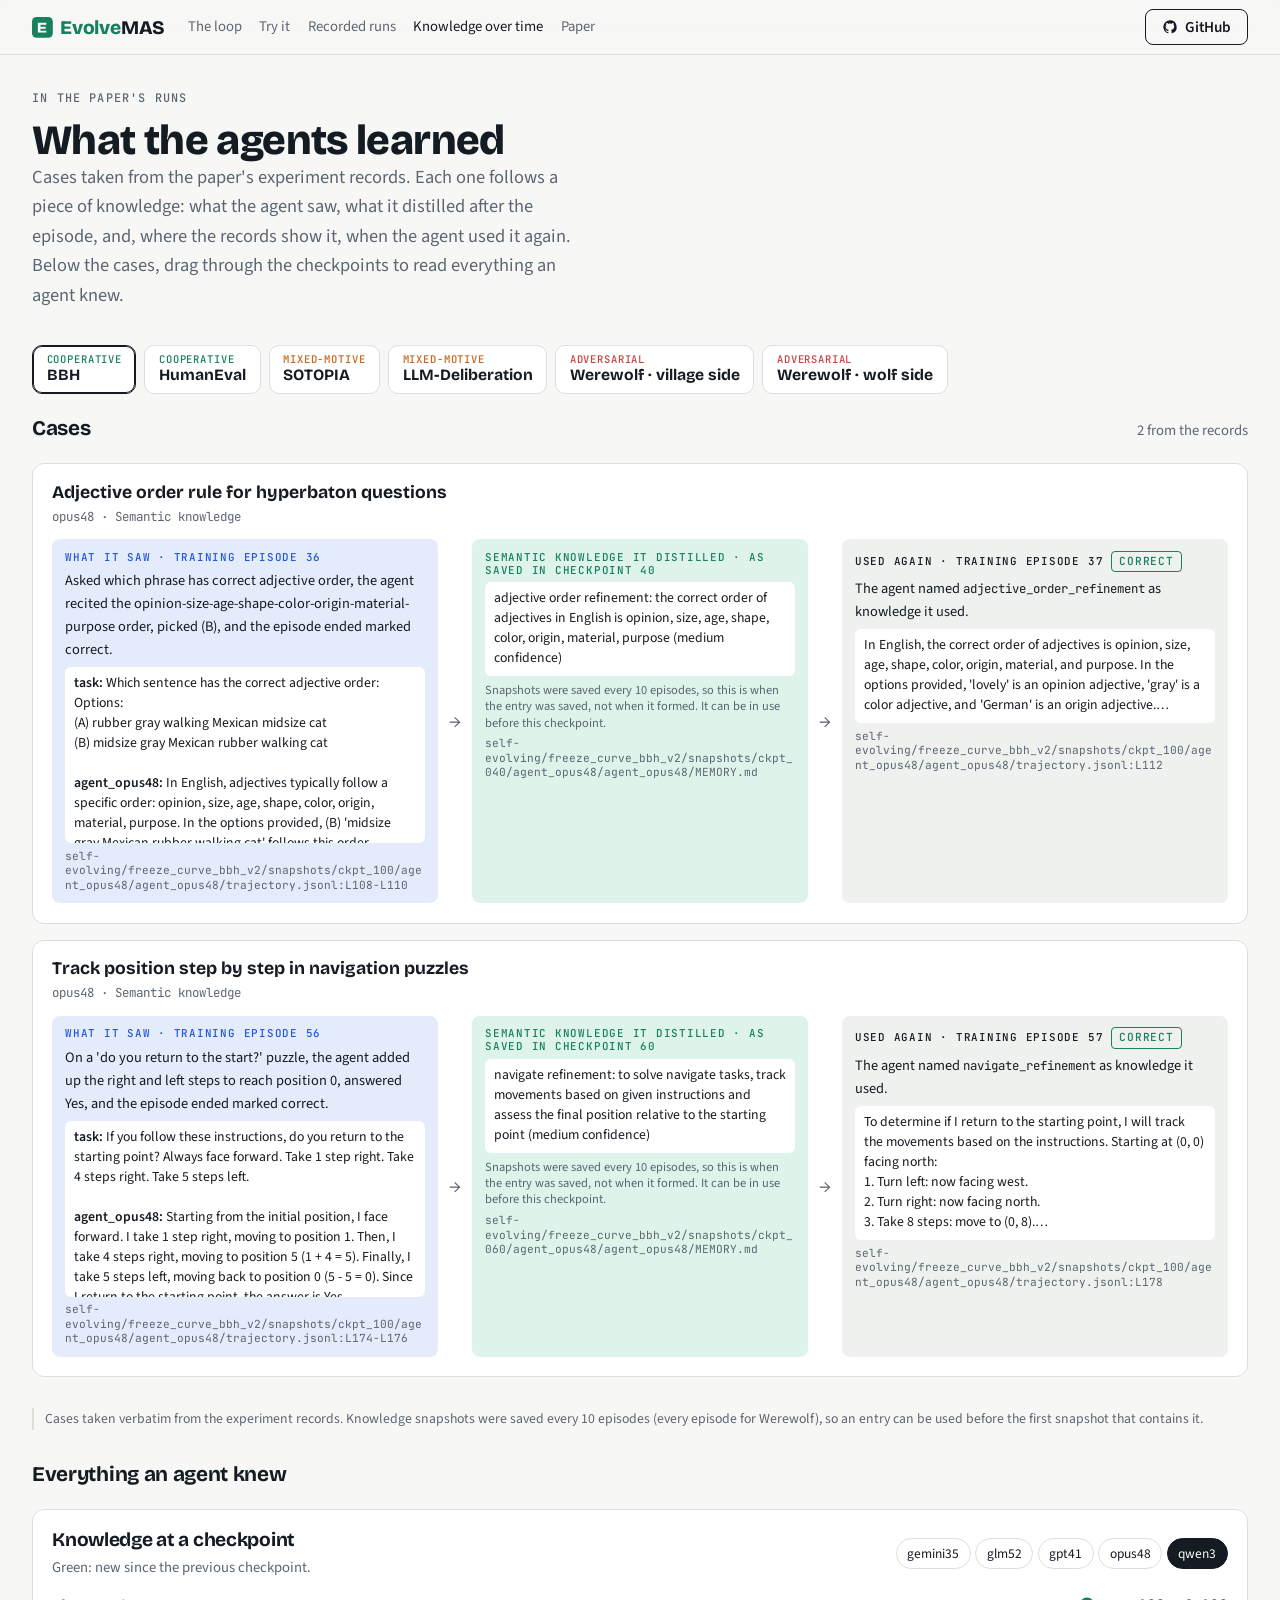
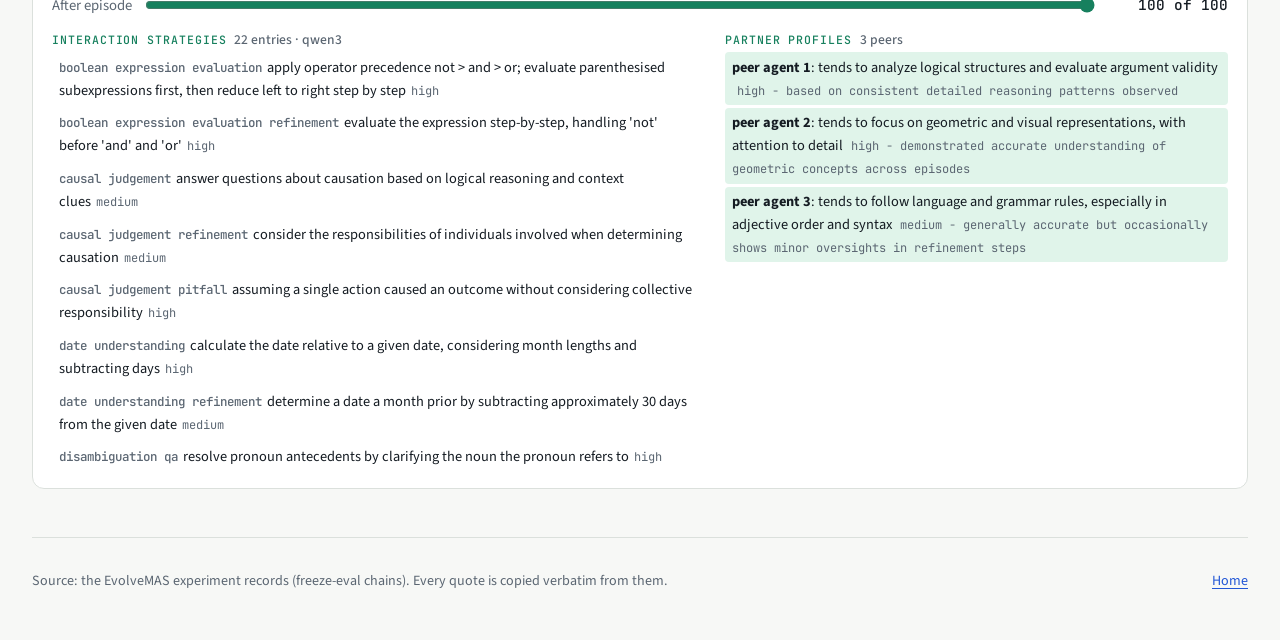
<file: docs/longrun.html>
<!doctype html>
<html lang="en">
<head>
<meta charset="utf-8">
<meta name="viewport" content="width=device-width, initial-scale=1, viewport-fit=cover">
<title>EvolveMAS Knowledge Over Time</title>
<meta name="description" content="Real cases from the EvolveMAS paper's experiments: what an agent saw, the knowledge it distilled, and where it used that knowledge later.">
<link rel="icon" href="data:image/svg+xml,%3Csvg xmlns=%22http://www.w3.org/2000/svg%22 viewBox=%220 0 32 32%22%3E%3Crect width=%2232%22 height=%2232%22 rx=%227%22 fill=%22%2317805e%22/%3E%3Cpath d=%22M9 9h13v3H13v3h8v3h-8v3h9v3H9z%22 fill=%22white%22/%3E%3C/svg%3E">
<link rel="preconnect" href="https://fonts.googleapis.com">
<link rel="preconnect" href="https://fonts.gstatic.com" crossorigin>
<link rel="stylesheet" href="site.css">
<link rel="stylesheet" href="https://fonts.googleapis.com/css2?family=Bricolage+Grotesque:opsz,wght@12..96,500;12..96,700;12..96,800&family=Source+Sans+3:ital,wght@0,400;0,600;1,400&family=JetBrains+Mono:wght@400;500&display=swap">
<style>
/* Layout: setting tabs; then a two-column card (frozen-score chart | knowledge growth), then the knowledge browser
   (checkpoint slider + agent picker + strategies and partner profiles with diffs). */
.page-head { padding-block: 2.2rem 1.2rem; }
.page-head h1 { font: 800 clamp(1.8rem, 4vw, 2.6rem)/1.05 var(--font-display); margin: 0; letter-spacing: -0.015em; }
.tabs { display: flex; flex-wrap: wrap; gap: 0.5rem; margin-bottom: 1rem; }
.tab { border: 1px solid var(--rule); background: var(--surface); border-radius: 10px; padding: 0.5rem 0.85rem; cursor: pointer; text-align: left; display: flex; flex-direction: column; gap: 0.1rem; }
.tab b { font: 700 0.98rem/1.2 var(--font-display); }
.tab span { font: 500 0.66rem/1 var(--font-mono); letter-spacing: 0.08em; text-transform: uppercase; }
.tab[data-setting="cooperative"] span { color: var(--coop); } .tab[data-setting="mixed-motive"] span { color: var(--mixed); } .tab[data-setting="adversarial"] span { color: var(--adv); }
.tab[aria-selected="true"] { border-color: var(--fg); box-shadow: inset 0 0 0 1px var(--fg); }
.stack { display: grid; gap: 1.1rem; padding-bottom: 3rem; }
.card { padding: 1.1rem 1.2rem 1.2rem; }
.card h2 { font: 700 1.2rem/1.25 var(--font-display); margin: 0 0 0.25rem; }
.sub { color: var(--muted); font-size: 0.92rem; margin: 0 0 0.8rem; }
.two { display: grid; grid-template-columns: minmax(0, 1fr); gap: 1.1rem; }
@media (min-width: 60rem) { .two { grid-template-columns: minmax(0, 1.2fr) minmax(0, 1fr); } }
svg.chart { width: 100%; height: auto; display: block; }
.axis { stroke: var(--rule); } .tick { fill: var(--muted); font: 400 11px var(--font-mono); }
.note { font-size: 0.86rem; color: var(--muted); border-left: 2px solid var(--rule); padding-left: 0.7rem; margin: 0.8rem 0 0; }
.how { display: grid; grid-template-columns: repeat(auto-fit, minmax(12rem, 1fr)); gap: 0.8rem; margin-top: 0.9rem; }
.how div { font-size: 0.9rem; }
.how b { display: block; font: 500 0.7rem/1.3 var(--font-mono); letter-spacing: 0.06em; text-transform: uppercase; color: var(--muted); margin-bottom: 0.2rem; }
.ctl { display: flex; flex-wrap: wrap; gap: 0.6rem 1rem; align-items: center; justify-content: space-between; }
.slider { display: flex; align-items: center; gap: 0.7rem; flex: 1; min-width: 15rem; }
.slider input { flex: 1; accent-color: var(--know); }
.slider output { font: 500 0.9rem/1 var(--font-mono); min-width: 7.5rem; text-align: right; }
.picker { display: flex; flex-wrap: wrap; gap: 0.3rem; }
.picker button { border: 1px solid var(--rule); background: transparent; border-radius: 999px; padding: 0.22rem 0.65rem; cursor: pointer; font-size: 0.84rem; }
.picker button[aria-pressed="true"] { background: var(--fg); color: var(--bg); border-color: var(--fg); }
.kgrid { display: grid; grid-template-columns: minmax(0, 1fr); gap: 1.2rem; margin-top: 1rem; }
@media (min-width: 60rem) { .kgrid { grid-template-columns: minmax(0, 1.3fr) minmax(0, 1fr); } }
.kn h3 { margin: 0 0 0.35rem; font: 500 0.72rem/1 var(--font-mono); letter-spacing: 0.08em; text-transform: uppercase; color: var(--know); display: flex; gap: 0.5rem; align-items: baseline; flex-wrap: wrap; }
.kn h3 span { color: var(--muted); text-transform: none; letter-spacing: 0; font-family: var(--font-body); font-size: 0.85rem; }
.kn ul { margin: 0; padding: 0; list-style: none; display: grid; gap: 0.2rem; max-height: 26rem; overflow-y: auto; font-size: 0.9rem; }
.kn li { padding: 0.2rem 0.45rem; border-radius: 4px; overflow-wrap: anywhere; }
.kn li.new { background: var(--new-bg); }
.kn li .k { font: 500 0.78rem/1.4 var(--font-mono); color: var(--muted); margin-right: 0.3rem; }
.kn li .c { font: 400 0.75rem/1 var(--font-mono); color: var(--muted); margin-left: 0.3rem; }
.kn .none { color: var(--muted); font-style: italic; font-size: 0.9rem; }
.empty { padding: 3rem 1rem; text-align: center; color: var(--muted); }
.cases { display: grid; gap: 1rem; }
.case { padding: 1.1rem 1.2rem 1.2rem; }
.case h3 { font: 700 1.1rem/1.3 var(--font-display); margin: 0 0 0.2rem; }
.case .meta { font: 400 0.78rem/1.4 var(--font-mono); color: var(--muted); margin-bottom: 0.9rem; }
.flow { display: grid; grid-template-columns: minmax(0, 1fr); gap: 0.7rem; align-items: stretch; }
@media (min-width: 62rem) { .flow { grid-template-columns: minmax(0, 1.15fr) auto minmax(0, 1fr) auto minmax(0, 1.15fr); } .flow.two { grid-template-columns: minmax(0, 1.2fr) auto minmax(0, 1fr); } }
.step { border-radius: 8px; padding: 0.7rem 0.8rem; min-width: 0; display: flex; flex-direction: column; gap: 0.35rem; }
.step .lbl { font: 500 0.68rem/1.2 var(--font-mono); letter-spacing: 0.07em; text-transform: uppercase; }
.step.saw { background: var(--mem-soft); } .step.saw .lbl { color: var(--mem); }
.step.learned { background: var(--know-soft); } .step.learned .lbl { color: var(--know); }
.step.used { background: var(--surface-2); } .step.used .lbl { color: var(--fg); }
.step p { margin: 0; font-size: 0.9rem; }
.quote { font-size: 0.86rem; line-height: 1.45; background: var(--surface); border-radius: 6px; padding: 0.45rem 0.55rem; overflow-wrap: anywhere; white-space: pre-wrap; max-height: 11rem; overflow-y: auto; }
.quote b { font-weight: 600; }
.src { font: 400 0.7rem/1.3 var(--font-mono); color: var(--muted); overflow-wrap: anywhere; }
.arrow { align-self: center; justify-self: center; color: var(--muted); font-size: 1.2rem; }
@media (max-width: 61.99rem) { .arrow { transform: rotate(90deg); } }
.pill.ok { color: var(--know); } .pill.no { color: var(--bad); }
.section-h { display: flex; align-items: baseline; justify-content: space-between; gap: 1rem; flex-wrap: wrap; margin: 0.4rem 0 0.2rem; }
.section-h h2 { font: 700 1.3rem/1.2 var(--font-display); margin: 0; }
footer.site { margin-top: 0; }
</style>
</head>
<body>
<header class="nav"><div class="wrap">
  <a class="logo" href="./"><svg viewBox="0 0 32 32" aria-hidden="true"><rect width="32" height="32" rx="7" fill="var(--know)"/><path d="M9 9h13v3H13v3h8v3h-8v3h9v3H9z" fill="#fff"/></svg><span><span class="e">Evolve</span>MAS</span></a>
  <nav aria-label="Pages">
    <a href="./#loop">The loop</a><a href="./#try">Try it</a><a href="replay.html">Recorded runs</a><a href="longrun.html" aria-current="page">Knowledge over time</a><a href="./#paper">Paper</a>
  </nav>
  <a class="btn gh" href="https://github.com/WuYalun/EvolveMAS" target="_blank" rel="noopener" aria-label="GitHub"><svg viewBox="0 0 24 24" aria-hidden="true"><path d="M12 2a10 10 0 0 0-3.2 19.5c.5.1.7-.2.7-.5v-1.7c-2.8.6-3.4-1.3-3.4-1.3-.5-1.2-1.1-1.5-1.1-1.5-.9-.6.1-.6.1-.6 1 .1 1.5 1 1.5 1 .9 1.5 2.4 1.1 2.9.8.1-.6.3-1.1.6-1.3-2.2-.3-4.6-1.1-4.6-5 0-1.1.4-2 1-2.7-.1-.3-.4-1.3.1-2.7 0 0 .8-.3 2.8 1a9.6 9.6 0 0 1 5 0c1.9-1.3 2.8-1 2.8-1 .5 1.4.2 2.4.1 2.7.6.7 1 1.6 1 2.7 0 3.9-2.4 4.7-4.6 5 .4.3.7.9.7 1.9V21c0 .3.2.6.7.5A10 10 0 0 0 12 2z"/></svg>GitHub</a>
</div></header>

<div class="wrap">
<div class="page-head">
  <p class="eyebrow">In the paper's runs</p>
  <h1>What the agents learned</h1>
  <p class="lede">Cases taken from the paper's experiment records. Each one follows a piece of knowledge: what the agent saw, what it distilled after the episode, and, where the records show it, when the agent used it again. Below the cases, drag through the checkpoints to read everything an agent knew.</p>
</div>

<nav class="tabs" role="tablist" aria-label="Settings" id="tabs"></nav>
<div class="stack" id="root"><div class="card empty">Loading the experiment records…</div></div>
</div>

<div class="wrap"><footer class="site"><span>Source: the EvolveMAS experiment records (freeze-eval chains). Every quote is copied verbatim from them.</span><span><a href="./">Home</a></span></footer></div>

<script>
(function () {
  "use strict";
  var $ = function (id) { return document.getElementById(id); };
  var data, chain, idx = 0, agent = null, cases = [], casesNote = "";
  function esc(s) { return String(s == null ? "" : s).replace(/[&<>"']/g, function (c) { return { "&": "&amp;", "<": "&lt;", ">": "&gt;", '"': "&quot;", "'": "&#39;" }[c]; }); }

  Promise.all([
    fetch("runs/paper_evolution.json").then(function (r) { return r.json(); }),
    fetch("runs/paper_cases.json").then(function (r) { return r.ok ? r.json() : { cases: [] }; }).catch(function () { return { cases: [] }; })
  ]).then(function (res) {
    var d = res[0]; cases = res[1].cases || []; casesNote = res[1].notes || "";
    data = d;
    $("tabs").innerHTML = d.chains.map(function (c) {
      return '<button type="button" class="tab" role="tab" data-id="' + c.id + '" data-setting="' + c.setting + '" aria-selected="false"><span>' + esc(c.setting) + '</span><b>' + esc(c.title) + '</b></button>';
    }).join("");
    document.querySelectorAll(".tab").forEach(function (b) { b.onclick = function () { pick(b.getAttribute("data-id")); }; });
    var want = (location.hash || "").slice(1);
    pick(d.chains.some(function (c) { return c.id === want; }) ? want : d.chains[0].id);
  }).catch(function () { $("root").innerHTML = '<div class="card empty">The experiment records could not be loaded.</div>'; });

  window.addEventListener("hashchange", function () {
    var id = (location.hash || "").slice(1);
    if (data && (!chain || chain.id !== id) && data.chains.some(function (c) { return c.id === id; })) pick(id);
  });

  function pick(id) {
    chain = data.chains.filter(function (c) { return c.id === id; })[0];
    document.querySelectorAll(".tab").forEach(function (b) { b.setAttribute("aria-selected", String(b.getAttribute("data-id") === id)); });
    try { history.replaceState(null, "", "#" + id); } catch (e) {}
    var ks = Object.keys(chain.knowledge).map(Number).sort(function (a, b) { return a - b; });
    chain._ckpts = ks;
    idx = ks.length - 1;
    var agents = Object.keys(chain.knowledge[ks[ks.length - 1]] || {});
    var best = agents.slice().sort(function (a, b) { return size(b, ks[ks.length - 1]) - size(a, ks[ks.length - 1]); });
    agent = best[0];
    build();
  }
  function size(a, ep) { var k = (chain.knowledge[ep] || {})[a]; return k ? k.strategies.length + Object.keys(k.partners).length : 0; }

  function build() {
    var ks = chain._ckpts, agents = Object.keys(chain.knowledge[ks[ks.length - 1]] || {});
    var h = '';
    var mine = cases.filter(function (c) { return c.setting === chain.id; });
    if (mine.length) {
      h += '<div class="section-h"><h2>Cases</h2><span class="sub" style="margin:0">' + mine.length + ' from the records</span></div>';
      h += '<div class="cases">' + mine.map(caseCard).join("") + '</div>';
    }
    if (mine.length && casesNote) h += '<p class="note">' + esc(casesNote) + '</p>';
    if (chain.note) h += '<p class="note">' + esc(chain.note) + '</p>';
    h += '<div class="section-h"' + (mine.length ? ' style="margin-top:1rem"' : '') + '><h2>Everything an agent knew</h2></div>';
    h += '<div class="card"><div class="ctl"><div><h2>Knowledge at a checkpoint</h2><p class="sub" style="margin:0">Green: new since the previous checkpoint.</p></div>' +
      '<div class="picker" id="picker">' + agents.map(function (a) { return '<button type="button" data-a="' + esc(a) + '" aria-pressed="' + (a === agent) + '">' + esc(label(a)) + '</button>'; }).join("") + '</div></div>' +
      '<div class="slider" style="margin-top:0.9rem"><label for="pos" class="sub" style="margin:0">After episode</label><input type="range" id="pos" min="0" max="' + (ks.length - 1) + '" value="' + idx + '"><output id="posout"></output></div>' +
      '<div class="kgrid"><div class="kn" id="strat"></div><div class="kn" id="prof"></div></div></div>';
    $("root").innerHTML = h;
    $("pos").oninput = function () { idx = +this.value; renderK(); };
    document.querySelectorAll("#picker button").forEach(function (b) {
      b.onclick = function () { agent = b.getAttribute("data-a"); document.querySelectorAll("#picker button").forEach(function (x) { x.setAttribute("aria-pressed", String(x === b)); }); renderK(); };
    });
    renderK();
  }
  function caseCard(c) {
    var lf = c.learned_from || {}, k = c.knowledge || {}, u = c.used_later;
    var kindName = { strategy: "Interaction strategy", partner_profile: "Partner profile", semantic_fact: "Semantic knowledge" }[c.kind] || "Knowledge";
    var saw = '<div class="step saw"><span class="lbl">What it saw' + (lf.episode != null ? " · training episode " + lf.episode : "") + '</span>' +
      (lf.what_happened ? '<p>' + esc(lf.what_happened) + '</p>' : '') +
      '<div class="quote">' + (lf.excerpt || []).map(function (x) { return (x.speaker ? '<b>' + esc(x.speaker) + ':</b> ' : '') + esc(x.text); }).join("\n\n") + '</div>' +
      (lf.source ? '<span class="src">' + esc(lf.source) + '</span>' : '') + '</div>';
    var learned = '<div class="step learned"><span class="lbl">' + kindName + ' it distilled' + (k.first_seen_checkpoint != null ? " · as saved in checkpoint " + k.first_seen_checkpoint : "") + '</span>' +
      '<div class="quote">' + esc(k.text) + '</div>' +
      (k.first_seen_checkpoint != null && c.setting !== "werewolf_wolf" && c.setting !== "werewolf_village" ? '<p class="src" style="font-family:var(--font-body);font-size:0.78rem">Snapshots were saved every 10 episodes, so this is when the entry was saved, not when it formed. It can be in use before this checkpoint.</p>' : '') +
      (k.source ? '<span class="src">' + esc(k.source) + '</span>' : '') + '</div>';
    var used = u ? '<div class="step used"><span class="lbl">Used again · training episode ' + esc(u.episode) + ' <span class="pill ' + (u.outcome === "correct" || u.outcome === "passed" ? "ok" : "no") + '">' + esc(u.outcome) + '</span></span>' +
      '<p>The agent named <code>' + esc((u.skill_invoked || []).join(", ")) + '</code> as knowledge it used.</p>' +
      '<div class="quote">' + esc(u.excerpt) + '</div>' + (u.source ? '<span class="src">' + esc(u.source) + '</span>' : '') + '</div>' : '';
    return '<article class="card case"><h3>' + esc(c.title) + '</h3><div class="meta">' + esc(label(c.agent || "")) + ' · ' + kindName + '</div>' +
      '<div class="flow' + (u ? '' : ' two') + '">' + saw + '<span class="arrow" aria-hidden="true">→</span>' + learned + (u ? '<span class="arrow" aria-hidden="true">→</span>' + used : '') + '</div></article>';
  }
  function label(a) { return a.replace(/_agent$/, "").replace(/^agent_/, ""); }

  function renderK() {
    var ks = chain._ckpts, e = ks[idx], pe = idx > 0 ? ks[idx - 1] : null;
    $("posout").textContent = e + " of " + ks[ks.length - 1];
    var k = (chain.knowledge[e] || {})[agent] || { strategies: [], partners: {} };
    var p = pe != null ? ((chain.knowledge[pe] || {})[agent] || { strategies: [], partners: {} }) : { strategies: [], partners: {} };
    var old = {}; p.strategies.forEach(function (s) { old[s.key + "|" + s.text] = 1; });
    var title = k.from_semantic ? "Semantic knowledge" : "Interaction strategies";
    $("strat").innerHTML = '<h3>' + title + ' <span>' + k.strategies.length + ' entries · ' + esc(label(agent)) + '</span></h3>' +
      (k.strategies.length ? '<ul>' + k.strategies.map(function (s) {
        return '<li class="' + (old[s.key + "|" + s.text] ? "" : "new") + '">' + (s.key ? '<span class="k">' + esc(s.key.replace(/_/g, " ")) + '</span>' : '') + esc(s.text) + (s.confidence ? '<span class="c">' + esc(s.confidence) + '</span>' : '') + '</li>';
      }).join("") + '</ul>' : '<div class="none">none at this checkpoint</div>');
    var names = Object.keys(k.partners);
    $("prof").innerHTML = '<h3>Partner profiles <span>' + names.length + ' peers</span></h3>' +
      (names.length ? '<ul>' + names.map(function (n) {
        var v = k.partners[n], o = p.partners[n];
        var cls = !o || o.tendency !== v.tendency || o.reliability !== v.reliability ? "new" : "";
        return '<li class="' + cls + '"><b>' + esc(n.replace(/_/g, " ")) + '</b>: ' + esc(v.tendency) + ' <span class="c">' + esc(v.reliability) + '</span></li>';
      }).join("") + '</ul>' : '<div class="none">' + (k.from_semantic ? "this code version kept no separate partner profiles" : "none at this checkpoint") + '</div>');
  }
})();
</script>
</body>
</html>
</file>
<file: docs/site.css>
/* EvolveMAS site system.
   Visual grammar: blue = within-episode memory (observe, context, MEMORY.md);
   green = cross-episode knowledge (end_episode, KNOWLEDGE.md). Every page uses only these two
   accents plus three setting colors for benchmark labels. */
:root {
  --bg: #f7f8f6; --surface: #ffffff; --surface-2: #eef1ee; --fg: #141b22; --muted: #5b6672; --rule: #dbe0dc;
  --mem: #2257d6;  --mem-soft: #e4ecfc;      /* within episode */
  --know: #17805e; --know-soft: #def3ea;     /* across episodes */
  --env: #8a6a17; --bad: #b8432c; --new-bg: #e0f4ea; --chg-bg: #fdf2d3;
  --coop: #17805e; --mixed: #c8661b; --adv: #c94343;
  --code-bg: #10161d; --code-fg: #dfe6ee;
  --font-display: "Bricolage Grotesque", "Helvetica Neue", Arial, sans-serif;
  --font-body: "Source Sans 3", "Helvetica Neue", Arial, sans-serif;
  --font-mono: "JetBrains Mono", ui-monospace, SFMono-Regular, Menlo, monospace;
  color-scheme: light;
}
@media (prefers-color-scheme: dark) {
  :root:not([data-theme="light"]) {
    --bg: #0d1216; --surface: #141b21; --surface-2: #1a232b; --fg: #e3e9ee; --muted: #98a5b1; --rule: #26313a;
    --mem: #79a2ff; --mem-soft: #1a2741; --know: #4fc79d; --know-soft: #14322a;
    --env: #d7b45c; --bad: #f08a72; --new-bg: #163525; --chg-bg: #392f16;
    --coop: #4fc79d; --mixed: #f0974f; --adv: #f07373; --code-bg: #090d11;
    color-scheme: dark;
  }
}
:root[data-theme="dark"] {
  --bg: #0d1216; --surface: #141b21; --surface-2: #1a232b; --fg: #e3e9ee; --muted: #98a5b1; --rule: #26313a;
  --mem: #79a2ff; --mem-soft: #1a2741; --know: #4fc79d; --know-soft: #14322a;
  --env: #d7b45c; --bad: #f08a72; --new-bg: #163525; --chg-bg: #392f16;
  --coop: #4fc79d; --mixed: #f0974f; --adv: #f07373; --code-bg: #090d11;
  color-scheme: dark;
}
* { box-sizing: border-box; }
[hidden] { display: none !important; }
html { scroll-padding-top: 4.5rem; }
body { margin: 0; background: var(--bg); color: var(--fg); font: 400 1.0625rem/1.6 var(--font-body); padding-inline: 1rem; padding-block: 0; }
img { max-width: 100%; height: auto; display: block; }
a { color: var(--mem); text-underline-offset: 0.18em; }
button, input, select { font: inherit; color: inherit; }
:focus-visible { outline: 2px solid var(--mem); outline-offset: 2px; border-radius: 4px; }
code { font-family: var(--font-mono); font-size: 0.86em; }
.wrap { max-width: 76rem; margin-inline: auto; }

/* nav */
.nav { position: sticky; top: env(safe-area-inset-top, 0px); z-index: 10; background: color-mix(in srgb, var(--bg) 88%, transparent); backdrop-filter: blur(8px); border-bottom: 1px solid var(--rule); margin-inline: -1rem; padding-inline: 1rem; }
.nav .wrap { display: flex; align-items: center; gap: 0.4rem 1.4rem; min-height: 3.4rem; flex-wrap: wrap; }
.logo { font: 800 1.2rem/1 var(--font-display); text-decoration: none; color: var(--fg); letter-spacing: -0.01em; display: inline-flex; align-items: center; gap: 0.45rem; }
.logo .e { color: var(--know); }
.logo svg { width: 1.3rem; height: 1.3rem; }
.nav nav { display: flex; gap: 0.2rem 1.1rem; flex-wrap: wrap; font-size: 0.92rem; }
.nav nav a { color: var(--muted); text-decoration: none; padding-block: 0.3rem; }
.nav nav a:hover, .nav nav a[aria-current="page"] { color: var(--fg); }
.nav .gh { margin-left: auto; }

/* type */
.eyebrow { font: 500 0.74rem/1.2 var(--font-mono); letter-spacing: 0.1em; text-transform: uppercase; color: var(--muted); margin: 0 0 0.9rem; }
h1, h2, h3 { text-wrap: balance; }
h2 { font: 700 clamp(1.6rem, 3.4vw, 2.3rem)/1.12 var(--font-display); letter-spacing: -0.015em; margin: 0 0 0.9rem; }
h3 { font: 700 1.15rem/1.25 var(--font-display); margin: 0 0 0.4rem; }
p { margin: 0 0 1rem; }
.lede { font-size: 1.15rem; color: var(--muted); max-width: 62ch; }
.mem { color: var(--mem); } .know { color: var(--know); }

/* buttons */
.btn { display: inline-flex; align-items: center; gap: 0.45rem; padding: 0.55rem 1rem; border-radius: 8px; border: 1px solid var(--fg); background: transparent; font: 600 0.95rem/1 var(--font-body); text-decoration: none; color: var(--fg); cursor: pointer; }
.btn:hover { background: var(--fg); color: var(--bg); }
.btn.solid { background: var(--fg); color: var(--bg); }
.btn.solid:hover { opacity: 0.88; }
.btn.pending { border-style: dashed; color: var(--muted); border-color: var(--muted); cursor: default; }
.btn.pending:hover { background: transparent; color: var(--muted); }
.btn svg { width: 1rem; height: 1rem; fill: currentColor; flex: none; }
.install { display: inline-flex; align-items: center; gap: 0.6rem; background: var(--code-bg); color: var(--code-fg); border-radius: 8px; padding: 0.5rem 0.55rem 0.5rem 0.85rem; font: 400 0.84rem/1.3 var(--font-mono); max-width: 100%; min-width: 0; }
.install span { overflow-x: auto; white-space: nowrap; }
.install button { border: 1px solid #3a4758; background: #182231; color: #dfe7f1; border-radius: 6px; padding: 0.3rem 0.55rem; font: 500 0.75rem/1 var(--font-mono); cursor: pointer; flex: none; }

/* code */
pre.code { background: var(--code-bg); color: var(--code-fg); border-radius: 10px; padding: 0.9rem 1rem; overflow-x: auto; margin: 0; font: 400 0.82rem/1.6 var(--font-mono); }
pre.code .c { color: #7f8ea3; } pre.code .k { color: #8fb6ff; } pre.code .s { color: #8fd9b8; } pre.code .h { color: #ffd38a; }
pre.code .hm { color: #8fb6ff; font-weight: 500; } pre.code .hk { color: #7fe0b6; font-weight: 500; }

/* sections */
.section { padding-block: 4rem; border-top: 1px solid var(--rule); }
.card { background: var(--surface); border: 1px solid var(--rule); border-radius: 12px; }
.pill { display: inline-block; font: 500 0.7rem/1 var(--font-mono); padding: 0.25rem 0.45rem; border-radius: 4px; border: 1px solid currentColor; white-space: nowrap; }
footer.site { border-top: 1px solid var(--rule); padding-block: 2rem 3rem; color: var(--muted); font-size: 0.88rem; display: flex; flex-wrap: wrap; gap: 0.5rem 1.5rem; justify-content: space-between; }
@media (prefers-reduced-motion: reduce) { * { transition: none !important; animation: none !important; } }
@media (max-width: 44rem) {
  .nav .wrap { flex-wrap: nowrap; gap: 0.8rem; min-height: 3rem; }
  .nav nav { flex-wrap: nowrap; overflow-x: auto; white-space: nowrap; min-width: 0; flex: 1; scrollbar-width: none; }
  .nav nav::-webkit-scrollbar { display: none; }
  .nav .gh { padding: 0.35rem 0.55rem; font-size: 0; gap: 0; }
  .nav .gh svg { width: 1.05rem; height: 1.05rem; }
}
</file>
